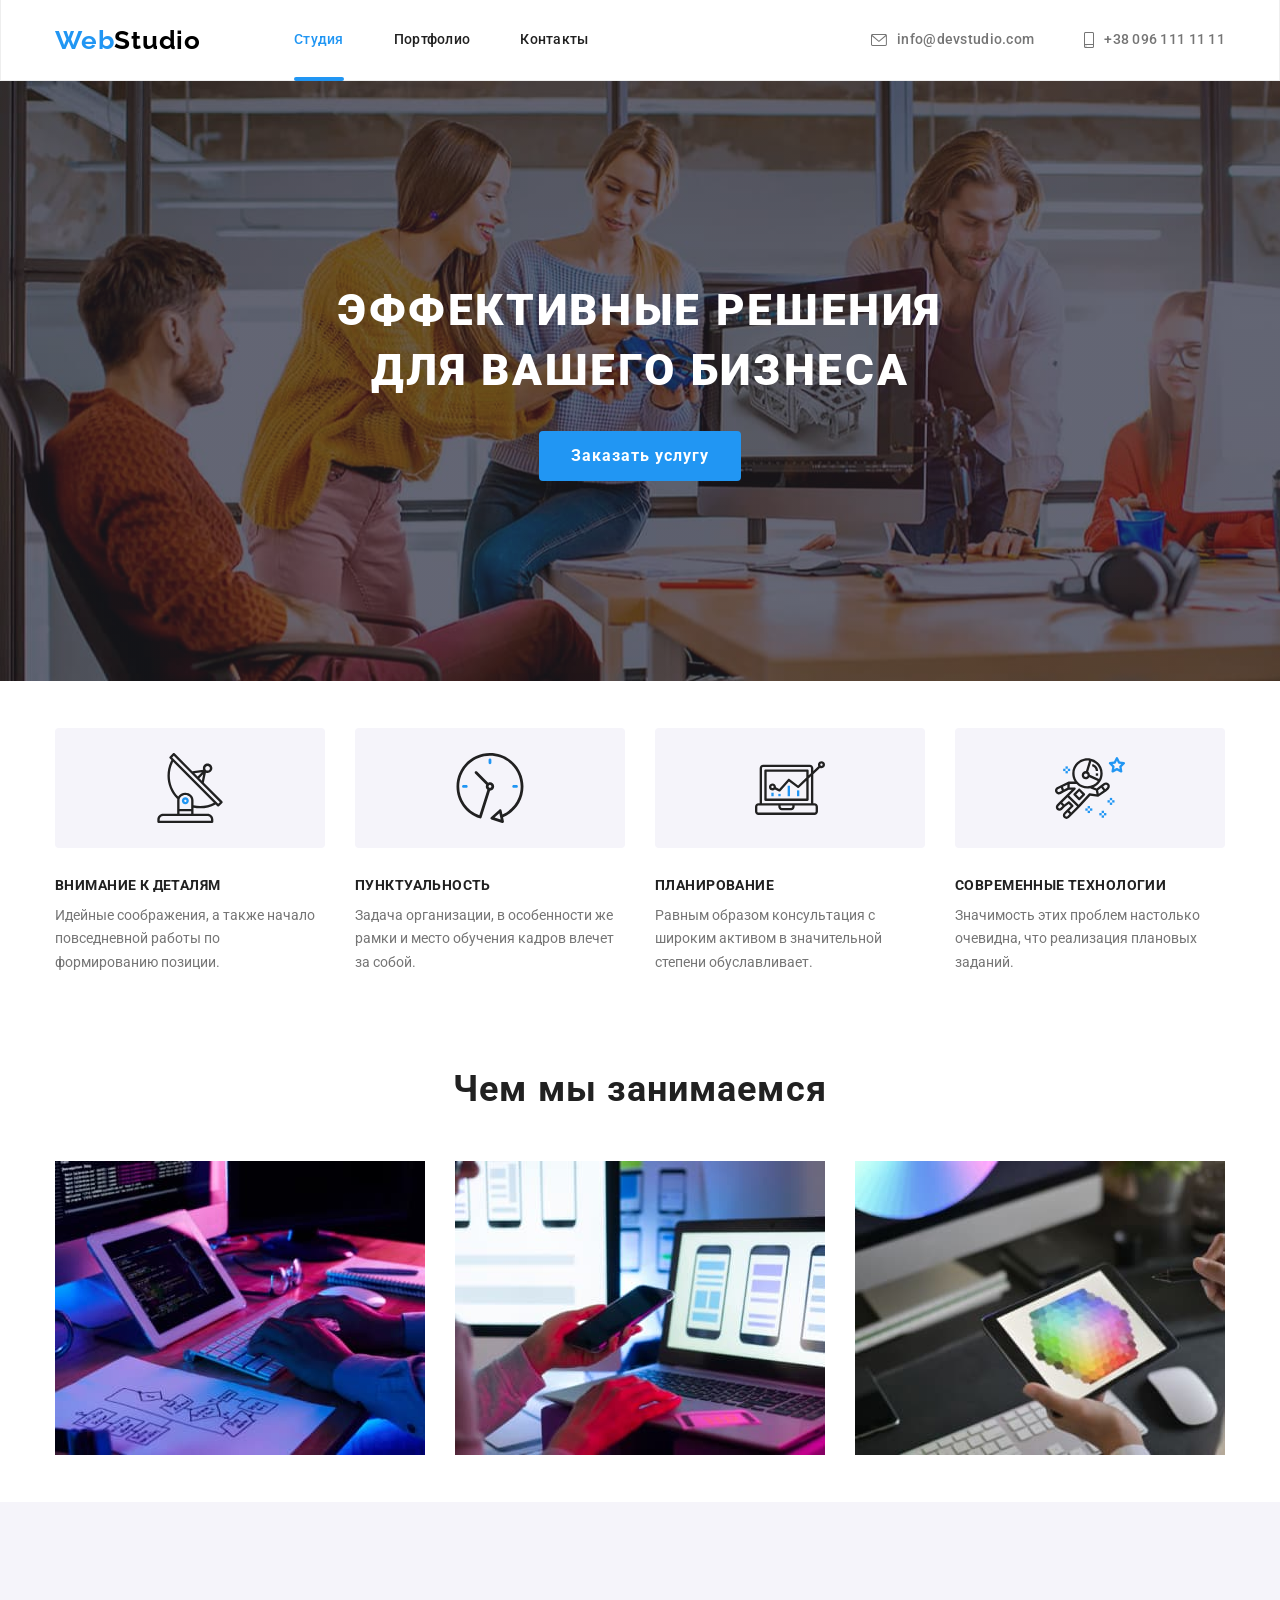
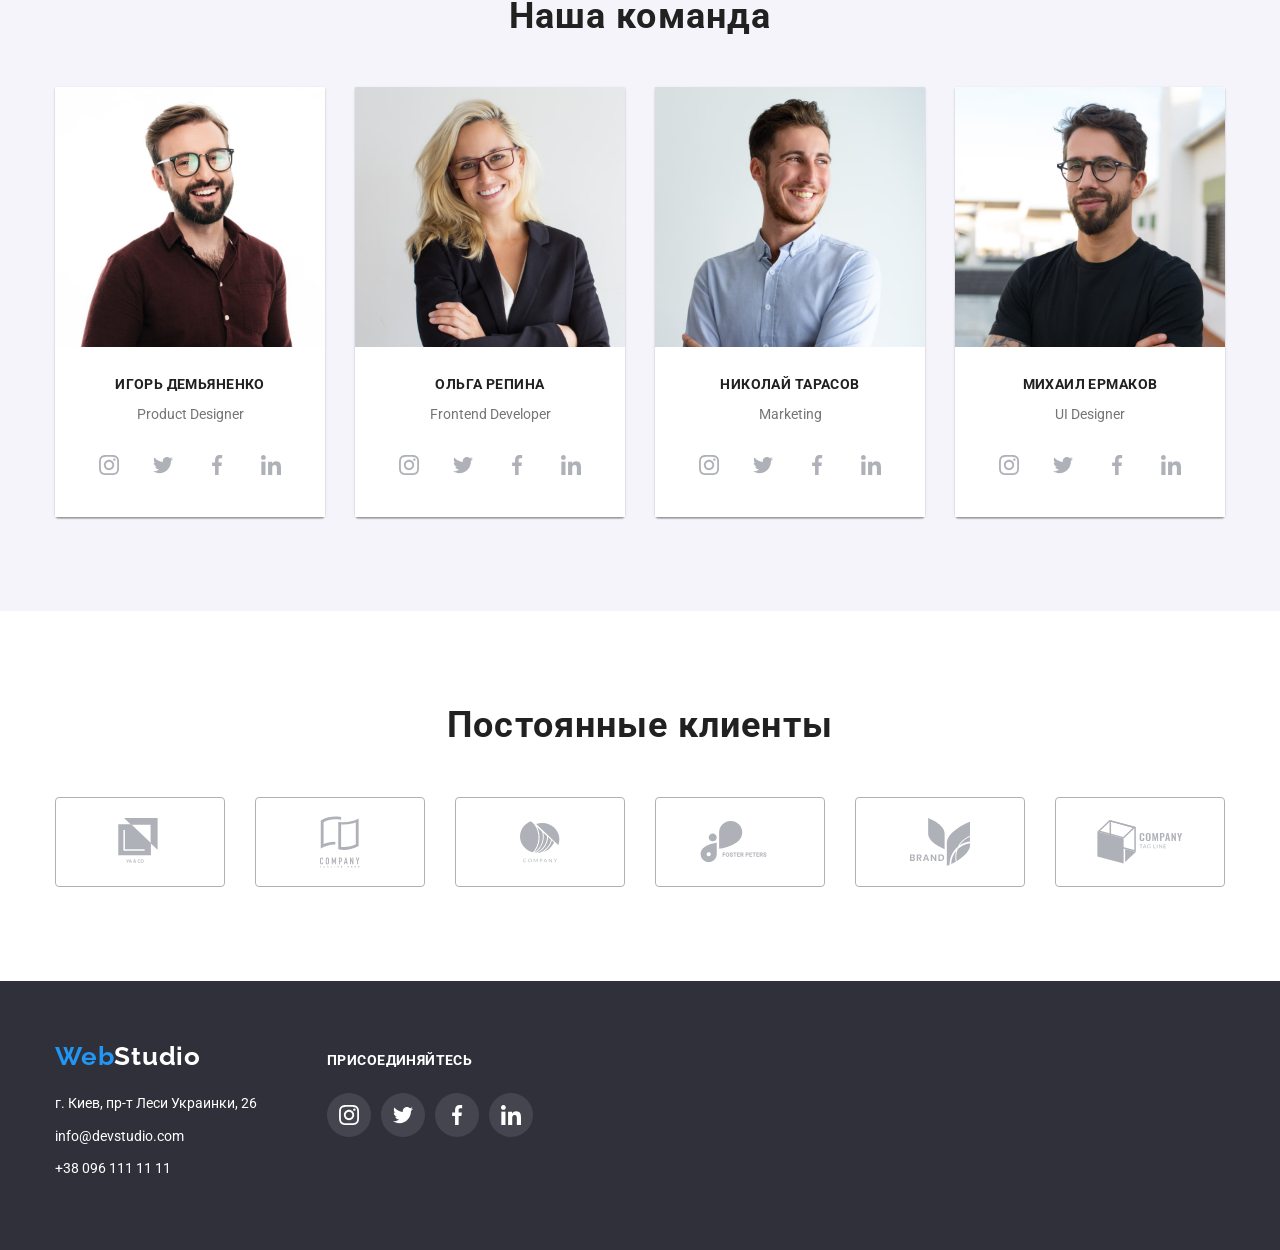
<file: index.html>
<!DOCTYPE html>
<html lang="ru">
<head>
    <meta charset="UTF-8">
    <meta http-equiv="X-UA-Compatible" content="IE=edge">
    <meta name="viewport" content="width=device-width, initial-scale=1.0">
    <title>ВебСтудио</title>
    <link rel="preconnect" href="https://fonts.gstatic.com">
    <link href="https://fonts.googleapis.com/css2?family=Raleway:wght@700&family=Roboto:wght@400;500;700;900&display=swap"
        rel="stylesheet">
    <link rel="stylesheet" href="https://cdnjs.cloudflare.com/ajax/libs/modern-normalize/1.0.0/modern-normalize.min.css" integrity="sha512-ISS7cAi1PEhQ8jnbJpJZMd29NlhNj4AWYyLOSp2CE/CsHxTCu+r+t0D2yoJudVrd0/8fTVPUVDzY5Tvli75u/g==" crossorigin="anonymous" />
    <link rel="stylesheet" href="https://cdnjs.cloudflare.com/ajax/libs/animate.css/4.1.1/animate.min.css" />
    <link rel="stylesheet" href="./css/styles.css">
</head>
<body>

    <!-- Основные навигационные ссылки -->

    <header class="header">
        <div class="container">
        <nav class="nav">
        
            <a class="logo link" href="">Web<span class="logo-black-item logo">Studio</span></a>
            
            <ul class="nav-list list">
            <li class="nav-item">
                <a class="nav-link link current" href="">Студия</a>
                
            </li>
            <li class="nav-item">
                <a class="nav-link link" href="./portfolio.html">Портфолио</a>
            </li>
            <li class="nav-item">
                <a class="nav-link link" href="">Контакты</a>
            </li>
        </ul>
        </nav>
        
        <ul class="contact-list list">
            <li class="contact-item">
                
                <a class="mail-link link" href="mailto:info@devstudio.com"> 
                    <svg class="icon-envelop" width="16" height="12">
                    <use href="./images/sprite.svg#icon-envelope" ></use>
                </svg>    
                info@devstudio.com</a>
            </li>
            <li class="contact-item">
                
                <a class="tel-link link" href="tel:+380961111111">
                    <svg class="icon-smartphone" width="10" height="16">
                        <use href="./images/sprite.svg#icon-smartphone"></use>
                    </svg>
                    +38 096 111 11 11</a>
            </li>
        </ul>
        </div>
    </header>
    <main>

        <!-- section hero -->

        <section class="hero">
            <div class="container">

                
                <h1 class="hero-title">Эффективные решения для вашего бизнеса</h1>
                <button class="modal-btn" type="button">Заказать услугу</button>
                
            </div>
        </section>

        <!-- Advanteges list -->

        <section class="section advantages">
            <div class="container">
                <h2 class="about-us-title visually-hidden">Advantages</h2>
                
                <ul class="advantages-list list">
                    <li class="advantages-item">
                        <div class="icon-wrapper">
                            <svg class="icon-item" width="70" height="70">
                            <use href="./images/sprite.svg#icon-antenna" ></use>
                        </svg>
                    </div>
                        <h3 class="title-item">Внимание к деталям</h3>
                        <p class="description">Идейные соображения, а также начало повседневной работы по формированию позиции.</p>
                    </li>
                    <li class="advantages-item">
                        <div class="icon-wrapper">
                            <svg class="icon-item"  width="70" height="70">
                                <use href="./images/sprite.svg#icon-clock"></use>
                            </svg>
                        </div>
                        <h3 class="title-item">Пунктуальность</h3>
                        <p class="description">Задача организации, в особенности же рамки и место обучения кадров влечет за собой.</p>
                    </li>
                    <li class="advantages-item">
                        <div class="icon-wrapper">
                            <svg class="icon-item" width="70" height="70">
                                <use href="./images/sprite.svg#icon-diagram" ></use>
                            </svg>
                        </div>
                        <h3 class="title-item">Планирование</h3>
                        <p class="description">Равным образом консультация с широким активом в значительной степени обуславливает.</p>
                    </li>
                    <li class="advantages-item">
                        <div class="icon-wrapper">
                            <svg class="icon-item"  width="70" height="70">
                                <use href="./images/sprite.svg#icon-astronaut"></use>
                            </svg>
                        </div>
                        <h3 class="title-item">Современные технологии</h3>
                        <p class="description">Значимость этих проблем настолько очевидна, что реализация плановых заданий.</p>
                    </li>
                </ul>
            </div>
        </section>

        <!-- about us -->

        <section class="section work-gadgets">
            <div class="container">
            <h2 class="about-us-title">Чем мы занимаемся</h2>
            <ul class="gadgets-list list">
                <li class="gadgets-item">
               <img class="img-gadgets" src="./images/working-on-laptops/laptop-transformer.jpg" alt="Ноутбук-трансформер" width="370" height="294">
                
                </li>
                <li class="gadgets-item">
                <img class="img-gadgets" src="./images/working-on-laptops/laptop-and-cell.jpg" alt="Ноутбук и мобильный телефон" width="370" height="294"> 
               
                </li>
                <li class="gadgets-item">
                 <img class="img-gadgets" src="./images/working-on-laptops/tablet.jpg" alt="Планшет" width="370" height="294">
                
                </li>
            </ul>
            </div>
        </section>

        <!-- Team members -->

        <section class="team-members">
            <div class="container">
            <h2 class="about-us-title">Наша команда</h2>
            <ul class="members-list list">
                <li class="member">
                    <img class="img-member" src="./images/Team-members/igor-demiyaninko.jpg" alt="Продакт дизайнер" width="270" height="260">
                   <div class="member-wrapper">
                    <h3 class="title-item">Игорь Демьяненко</h3>
                    <p class="description" lang="en">Product Designer</p>
                    <ul class="social-list list">
                        
                        <li class="social-list-item">
                            <a class="social-list-link link"  href="">
                                <svg class="social-list-icon" width="20" height="20" >
                                    <use href="./images/sprite.svg#icon-instagram"></use>
                                </svg>
                            </a>
                        </li>
                        <li class="social-list-item">
                            <a href="" class="social-list-link link">
                                <svg class="social-list-icon" width="20" height="20">
                                    <use href="./images/sprite.svg#icon-twitter"></use>
                                </svg>
                            </a>
                        </li>
                        <li class="social-list-item">
                            <a href="" class="social-list-link link">
                                <svg class="social-list-icon" width="20" height="20">
                                    <use href="./images/sprite.svg#icon-facebook"></use>
                                </svg>
                            </a></li>
                        <li class="social-list-item">
                            <a href="" class="social-list-link link">
                                <svg class="social-list-icon" width="20" height="20">
                                    <use href="./images/sprite.svg#icon-linkedin"></use>
                                </svg>
                            </a>
                        </li>
                        </>
                    </ul>
                    </div>
                </li>
                <li class="member">
                   <img class="img-member" src="./images/Team-members/olga-repina.jpg" alt="Фронтенд разработчик" width="270" height="260">
                    <div class="member-wrapper">
                    <h3 class="title-item">Ольга Репина</h3>
                    <p class="description" lang="en">Frontend Developer</p>
                    <ul class="social-list list">
                        <li class="social-list-item">
                            <a href="" class="social-list-link link">
                                <svg class="social-list-icon" width="20" height="20">
                                    <use href="./images/sprite.svg#icon-instagram"></use>
                                </svg>
                            </a>
                        </li>
                        <li class="social-list-item">
                            <a href="" class="social-list-link link">
                                <svg class="social-list-icon" width="20" height="20">
                                    <use href="./images/sprite.svg#icon-twitter"></use>
                                </svg>
                            </a>
                        </li>
                        <li class="social-list-item">
                            <a href="" class="social-list-link link">
                                <svg class="social-list-icon" width="20" height="20">
                                    <use href="./images/sprite.svg#icon-facebook"></use>
                                </svg>
                            </a>
                        </li>
                        <li class="social-list-item">
                            <a href="" class="social-list-link link">
                                <svg class="social-list-icon" width="20" height="20">
                                    <use href="./images/sprite.svg#icon-linkedin"></use>
                                </svg>
                            </a>
                        </li>
                    </ul>
                    </div>
                </li>
                <li class="member">
                    <img class="img-member" src="./images/Team-members/nikolai-tarasov.jpg" alt="Маркетинг" width="270" height="260">
                    <div class="member-wrapper">
                    <h3 class="title-item">Николай Тарасов</h3>
                    <p class="description">Marketing</p>
                    <ul class="social-list list">
                        <li class="social-list-item">
                            <a href="" class="social-list-link link">
                                <svg class="social-list-icon" width="20" height="20">
                                    <use href="./images/sprite.svg#icon-instagram"></use>
                                </svg>
                            </a>
                        </li>
                        <li class="social-list-item">
                            <a href="" class="social-list-link link">
                                <svg class="social-list-icon" width="20" height="20">
                                    <use href="./images/sprite.svg#icon-twitter"></use>
                                </svg>
                            </a>
                        </li>
                        <li class="social-list-item">
                            <a href="" class="social-list-link link">
                                <svg class="social-list-icon" width="20" height="20">
                                    <use href="./images/sprite.svg#icon-facebook"></use>
                                </svg>
                            </a>
                        </li>
                        <li class="social-list-item">
                            <a href="" class="social-list-link link">
                                <svg class="social-list-icon" width="20" height="20">
                                    <use href="./images/sprite.svg#icon-linkedin"></use>
                                </svg>
                            </a>
                        </li>
                    </ul>
                    </div>
                </li>
                <li class="member">
                    <img class="img-member" src="./images/Team-members/mikhail-yermakov.jpg" alt="Дизайнер интерфейса" width="270" height="260">
                    <div class="member-wrapper">
                    <h3 class="title-item">Михаил Ермаков</h3>
                    <p class="description" lang="en">UI Designer</p>
                    <ul class="social-list list">
                        <li class="social-list-item">
                            <a href="" class="social-list-link link">
                                <svg class="social-list-icon" width="20" height="20">
                                    <use href="./images/sprite.svg#icon-instagram"></use>
                                </svg>
                            </a>
                        </li>
                        <li class="social-list-item">
                            <a href="" class="social-list-link link">
                                <svg class="social-list-icon" width="20" height="20">
                                    <use href="./images/sprite.svg#icon-twitter"></use>
                                </svg>
                            </a>
                        </li>
                        <li class="social-list-item">
                            <a href="" class="social-list-link link">
                                <svg class="social-list-icon" width="20" height="20">
                                    <use href="./images/sprite.svg#icon-facebook"></use>
                                </svg>
                            </a>
                        </li>
                        <li class="social-list-item">
                            <a href="" class="social-list-link link">
                                <svg class="social-list-icon" width="20" height="20">
                                    <use href="./images/sprite.svg#icon-linkedin"></use>
                                </svg>
                            </a>
                        </li>
                    </ul>
                    </div>
                </li>
            </ul>
            </div>
        </section>



       <!-- Clients -->


       <section class="clients">
           
           <div class="container">
            <h2 class="about-us-title"> Постоянные клиенты</h2>
               <ul class="client-list list">
                   <li class="client-list-item">
                       <a href="" class="client-list-link link">
                            <svg class="client-list-icon" width= "44" height= "48">
                                <use href="./images/sprite.svg#icon-logo1"></use>
                         </svg>
                       </a>
                    </li>
                   <li class="client-list-item">
                       <a href="" class="client-list-link link">
                            <svg class="client-list-icon" width= "40" height= "52">
                                <use href="./images/sprite.svg#icon-logo2"></use>
                            </svg>
                       </a>
                    </li>
                   <li class="client-list-item">
                       <a href="" class="client-list-link link">
                             <svg class="client-list-icon" width= "40" height= "42">
                                  <use href="./images/sprite.svg#icon-logo3"></use>
                             </svg>
                       </a>
                    </li>
                   <li class="client-list-item">
                       <a href="" class="client-list-link link">
                            <svg class="client-list-icon" width= "80" height= "42">
                                <use href="./images/sprite.svg#icon-logo4"></use>
                            </svg>

                       </a>
                    </li>
                   <li class="client-list-item">
                       <a href="" class="client-list-link link">
                            <svg class="client-list-icon" width= "60" height= "48">
                                <use href="./images/sprite.svg#icon-logo5"></use>
                            </svg>

                       </a>
                    </li>
                   <li class="client-list-item">
                       <a href="" class="client-list-link link">
                            <svg class="client-list-icon" width= "88" height= "44">
                                <use href="./images/sprite.svg#icon-logo6"></use>
                            </svg>

                       </a>
                    </li>
               </ul>
           </div>
       </section>


    </main>

    <!-- FOOTER   контактная инфо -->

    <footer class="footer">
     <div class="container">
         <div class="adress-wrapper">  
    <a class="logo link" href="">Web<span class="logo-white-item logo">Studio</span></a>
        
        <address class="address">
        
            <a class="address-link link" href=""> г. Киев, пр-т Леси Украинки, 26 </a>
        
            <a class="footer-mail link" href="mailto:info@devstudio.com">info@devstudio.com</a>
        
            <a class="footer-tel link" href="tel:+380961111111">+38 096 111 11 11</a>
        
        </address>
        </div>
        <div class="join-wrapper">
            <b class="join"> Присоединяйтесь </b>
                <ul class="social-dark-list list">
                    <li class="social-dark-item">
                        <a href="" class="social-dark-link">
                            <svg class="social-dark-icon" width="20" height="20">
                                <use href="./images/sprite.svg#icon-instagram"></use>
                            </svg>
                        </a>
                    </li>
                    <li class="social-dark-item">
                        <a href="" class="social-dark-link">
                            <svg class="social-dark-icon" width="20" height="20">
                                <use href="./images/sprite.svg#icon-twitter"></use>
                            </svg>
                        </a>
                    </li>
                    <li class="social-dark-item">
                        <a href="" class="social-dark-link">
                            <svg class="social-dark-icon" width="20" height="20">
                                <use href="./images/sprite.svg#icon-facebook"></use>
                            </svg>
                        </a>
                    </li>
                    <li class="social-dark-item">
                        <a href="" class="social-dark-link">
                            <svg class="social-dark-icon" width="20" height="20">
                                <use href="./images/sprite.svg#icon-linkedin"></use>
                            </svg>
                        </a>
                    </li>
                </ul>
            
        </div>
    </div>
    </footer>
</body>
</html>
</file>
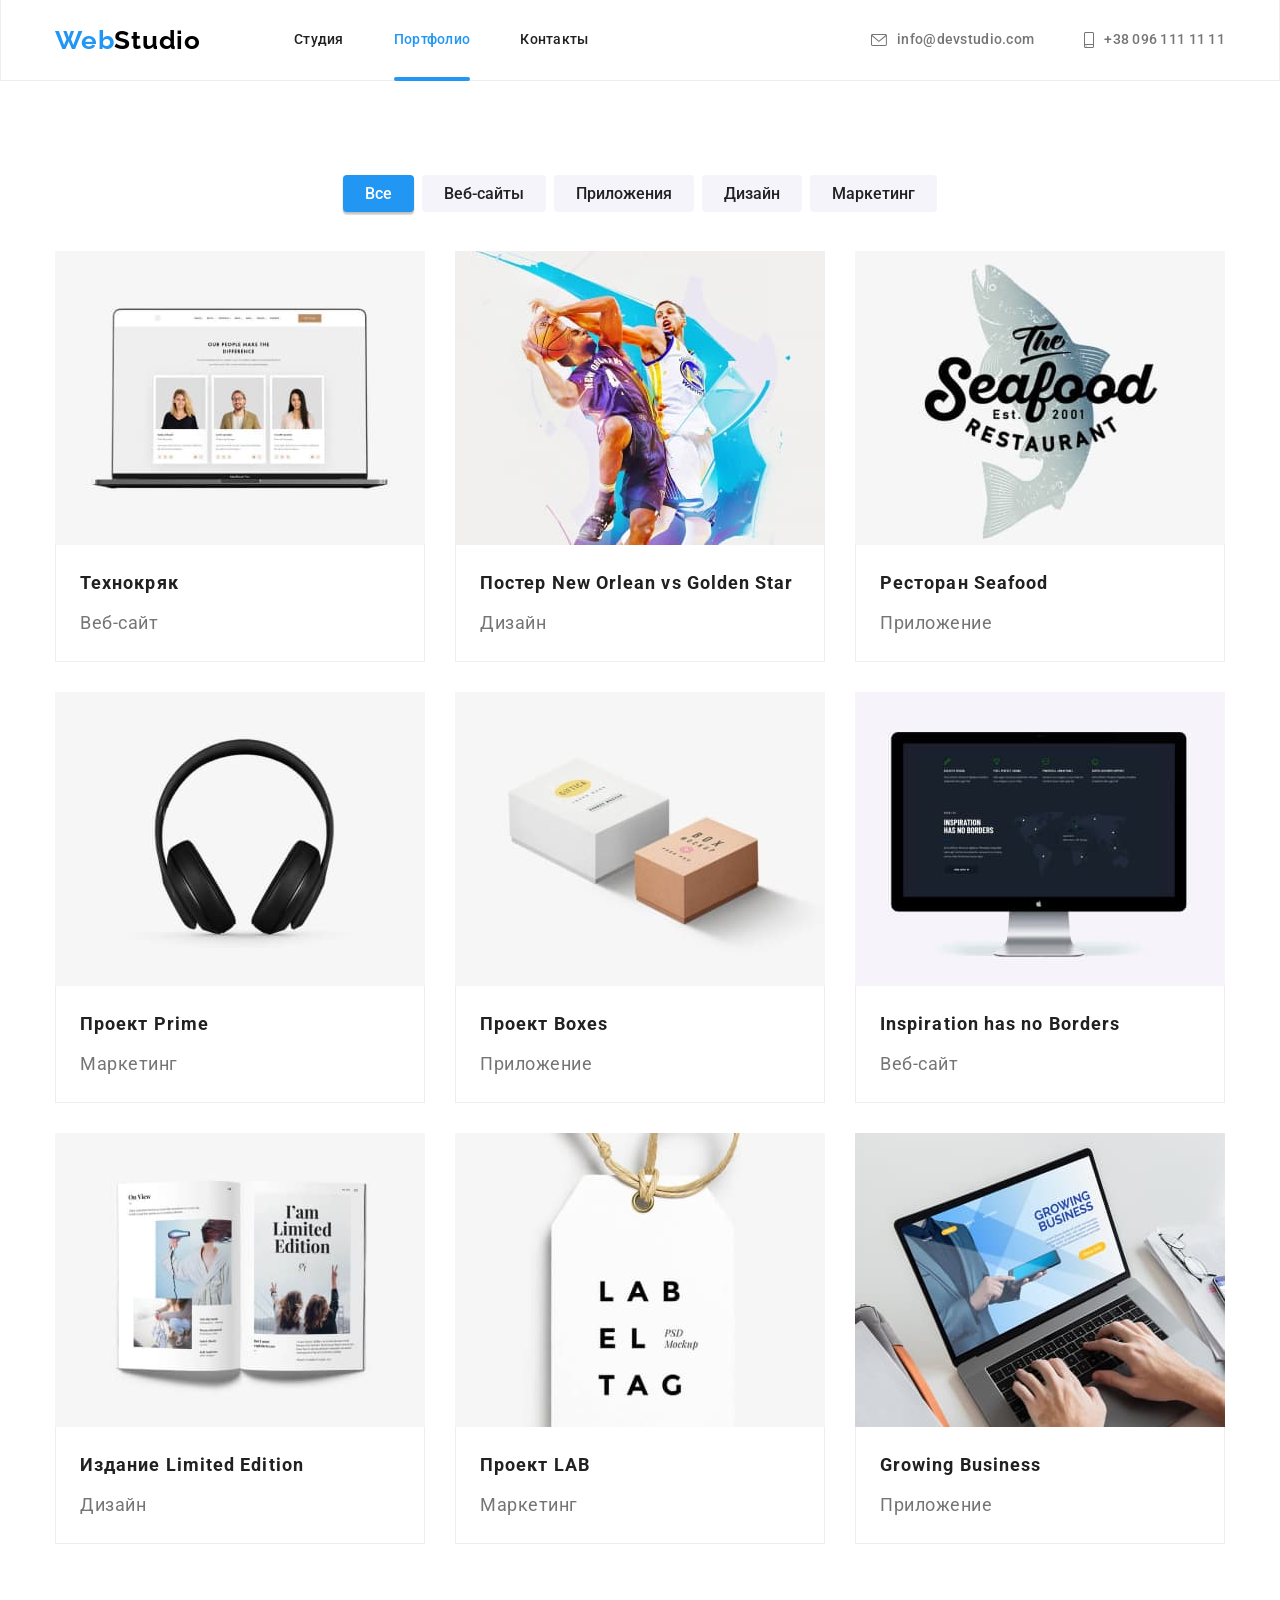
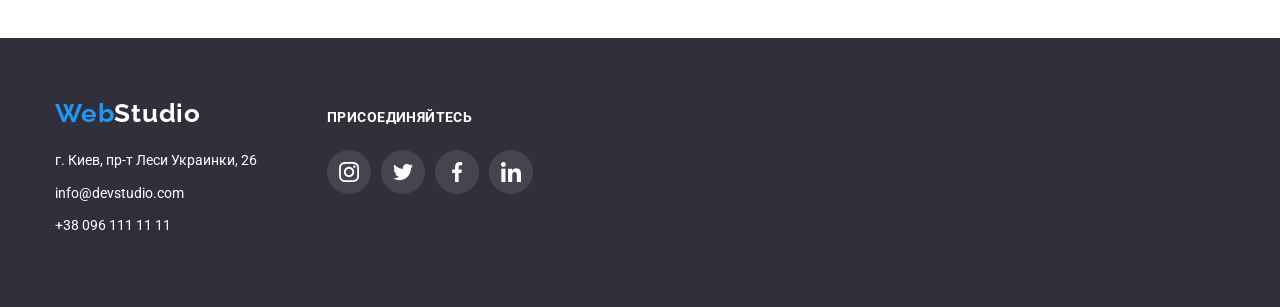
<file: portfolio.html>
<!DOCTYPE html>
<html lang="ru">

<head>
    <meta charset="UTF-8">
    <meta http-equiv="X-UA-Compatible" content="IE=edge">
    <meta name="viewport" content="width=device-width, initial-scale=1.0">
    <title>ВебСтудио</title>
    <link rel="preconnect" href="https://fonts.gstatic.com">
    <link
        href="https://fonts.googleapis.com/css2?family=Raleway:wght@700&family=Roboto:wght@400;500;700;900&display=swap"
        rel="stylesheet">
    <link rel="stylesheet" href="https://cdnjs.cloudflare.com/ajax/libs/modern-normalize/1.0.0/modern-normalize.min.css"
        integrity="sha512-ISS7cAi1PEhQ8jnbJpJZMd29NlhNj4AWYyLOSp2CE/CsHxTCu+r+t0D2yoJudVrd0/8fTVPUVDzY5Tvli75u/g=="
        crossorigin="anonymous" />
        <link rel="stylesheet" href="https://cdnjs.cloudflare.com/ajax/libs/animate.css/4.1.1/animate.min.css" />
    <link rel="stylesheet" href="./css/styles.css">
</head>

<body>

    <!-- Основные навигационные ссылки -->

    <header class="header">
        <div class="container">
            <nav class="nav">
    
                <a class="logo link" href="">Web<span class="logo-black-item logo">Studio</span></a>
    
                <ul class="nav-list list">
                    <li class="nav-item">
                        <a class="nav-link link" href="./index.html">Студия</a>
                    </li>
                    <li class="nav-item">
                        <a class="nav-link link current" href="./portfolio.html">Портфолио</a>
                    </li>
                    <li class="nav-item">
                        <a class="nav-link link" href="">Контакты</a>
                    </li>
                </ul>
            </nav>
    
            <ul class="contact-list list">
                <li class="contact-item">
    
                    <a class="mail-link link" href="mailto:info@devstudio.com">
                        <svg class="icon-envelop" width="16" height="12">
                            <use href="./images/sprite.svg#icon-envelope"></use>
                        </svg>
                        info@devstudio.com</a>
                    </li>
                    <li class="contact-item">
                    
                        <a class="tel-link link" href="tel:+380961111111">
                            <svg class="icon-smartphone" width="10" height="16">
                                <use href="./images/sprite.svg#icon-smartphone"></use>
                            </svg>
                            +38 096 111 11 11</a>
                </li>
            </ul>
        </div>
    </header>
    <main>

        
        <!-- section Portfolio -->

        <h1 class="visually-hidden"> Portfolio </h1>

        <section class="portfolio">
             <div class="container">
            
            <h2 class="visually-hidden">    Portfolio elements </h2>
            <ul class= "portfolio-btn-list list">
                <li class="btn-list-item"> <button class="btn-current btn-item" type="button"> Все </button> </li>
                <li class="btn-list-item"> <button class="btn-item" type="button"> Веб-сайты </button> </li>
                <li class="btn-list-item"> <button class="btn-item" type="button"> Приложения </button></li>
                <li class="btn-list-item"> <button class="btn-item" type="button"> Дизайн </button></li>
                <li class="btn-list-item"> <button class="btn-item" type="button"> Маркетинг </button></li>
            </ul>

            <ul class="examples-list list">
                <li class="examples-item"> 
                    <a class= "examples-link link" href="">
                    <div class="examples-wrapper">      
                    <img class="img-examples" src="./images/portfolio/technokryak.jpg" alt="Экран ноутбука с тремя карточками людей" width="370" height="294">
                    <p class="overlay">Технокряк это современная площадка распространения коронавируса. Компании используют эту платформу для цифрового
                    шпионажа и атак на защищённые сервера конкурентов.</p>
                    </div>
                    <div class="desc-box">
                        <h3 class="examples-title">Технокряк</h3>
                        <p class="examples-desc">Веб-сайт</p>
                        </div>
                    </a>
                </li>
                <li class="examples-item">
                    <a class="examples-link link" href=""> 
                    <div class="examples-wrapper">
                    <img class="img-examples" src="./images/portfolio/poster.jpg" alt="Два баскетболиста в прыжке за мяч" width="370" height="294">
                    <p class="overlay">Технокряк это современная площадка распространения коронавируса. Компании используют эту платформу
                        для цифрового
                        шпионажа и атак на защищённые сервера конкурентов.</p>
                        </div>
                    <div class="desc-box">
                    <h3 class="examples-title">Постер <span lang="en">New Orlean vs Golden Star</span></h3>
                        <p class="examples-desc">Дизайн</p>
                        </div>
                        
                        </a>
                        
                    </li>
                
                <li class="examples-item">
                    <a class="examples-link link" href="">
                    <div class="examples-wrapper">
                    <img class="img-examples" src="./images/portfolio/restaurant.jpg" alt="Эмблема ресторана Сифуд" width="370" height="294">
                    <p class="overlay">Технокряк это современная площадка распространения коронавируса. Компании используют эту платформу
                        для цифрового
                        шпионажа и атак на защищённые сервера конкурентов.</p>

                    </div>
                    <div class="desc-box">
                    <h3 class="examples-title">Ресторан <span lang="en">Seafood</span></h3>
                        <p class="examples-desc">Приложение</p>
                        </div>
                        </a>
                    
                </li>
                <li class="examples-item">
                    <a class="examples-link link" href="">
                    <div class="examples-wrapper">
                        <img class="img-examples" src="./images/portfolio/project-Prime.jpg" alt="Наушники" width="370" height="294">
                        <p class="overlay">Технокряк это современная площадка распространения коронавируса. Компании используют эту
                            платформу для цифрового
                            шпионажа и атак на защищённые сервера конкурентов.</p>
                    </div>
                   
                    <div class="desc-box">
                    <h3 class="examples-title">Проект <span lang="en">Prime</span></h3>
                        <p class="examples-desc">Маркетинг</p>
                        </div>
                        </a>
                    
                </li>
                <li class="examples-item">
                    <a class="examples-link link" href="">
                        <div class="examples-wrapper">
                            <img class="img-examples" src="./images/portfolio/project-boxes.jpg" alt="Две коробки" width="370" height="294">
                            <p class="overlay">Технокряк это современная площадка распространения коронавируса. Компании используют эту
                                платформу для цифрового
                                шпионажа и атак на защищённые сервера конкурентов.</p>
                        </div>
                   
                    <div class="desc-box">
                    <h3 class="examples-title">Проект <span lang="en">Boxes</span></h3>
                        <p class="examples-desc">Приложение</p>
                        </div>
                        </a>
                    
                </li>
                <li class="examples-item">
                    <a class="examples-link link" href="">
                        <div class="examples-wrapper">
                        <img class="img-examples" src="./images/portfolio/inspiration.jpg" alt="Экран компьютора" width="370" height="294">
                            <p class="overlay">Технокряк это современная площадка распространения коронавируса. Компании используют эту
                                платформу для цифрового
                                шпионажа и атак на защищённые сервера конкурентов.</p>
                        </div>
                   
                   <div class="desc-box">
                    <h3 class="examples-title" lang="en">Inspiration has no Borders</h3>
                        <p class="examples-desc">Веб-сайт</p>
                        </div>
                        </a>
                
                </li>
                <li class="examples-item">
                    <a class="examples-link link" href="">

                        <div class="examples-wrapper">
                        <img class="img-examples" src="./images/portfolio/edition.jpg" alt="Открытая книга" width="370" height="294">
                            <p class="overlay">Технокряк это современная площадка распространения коронавируса. Компании используют эту
                                платформу для цифрового
                                шпионажа и атак на защищённые сервера конкурентов.</p>
                        </div>
                    
                    <div class="desc-box">
                    <h3 class="examples-title">Издание <span lang="en">Limited Edition</span></h3>
                        <p class="examples-desc">Дизайн</p>
                        </div>
                        </a>
                    
                </li>
                <li class="examples-item">
                    <a class="examples-link link" href="">
                        <div class="examples-wrapper">
                        <img class="img-examples" src="./images/portfolio/project-lab.jpg" alt="Этикетка" width="370" height="294">
                            <p class="overlay">Технокряк это современная площадка распространения коронавируса. Компании используют эту
                                платформу для цифрового
                                шпионажа и атак на защищённые сервера конкурентов.</p>
                        </div>
                    
                    <div class="desc-box">
                    <h3 class="examples-title">Проект <span lang="en">LAB</span></h3>
                        <p class="examples-desc">Маркетинг</p>
                        </div>
                        </a>
                    
                </li>
                <li class="examples-item">
                    <a class="examples-link link" href="">
                        <div class="examples-wrapper">
                            <img class="img-examples" src="./images/portfolio/growing-business.jpg" alt="Ноутбук" width="370" height="294">
                            <p class="overlay">Технокряк это современная площадка распространения коронавируса. Компании используют эту
                                платформу для цифрового
                                шпионажа и атак на защищённые сервера конкурентов.</p>
                        </div>
                   
                     <div class="desc-box">
                    <h3 class="examples-title" lang="en">Growing Business</h3>
                    <p class="examples-desc">Приложение</p>
                    </div>
                    </a>
                </li>
            </ul>
            </div>
        </section>
        
    </main>

    <!-- контакная инфо -->

    <footer class="footer">
        <div class="container">
            <div class="adress-wrapper">
                <a class="logo link" href="">Web<span class="logo-white-item logo">Studio</span></a>
    
                <address class="address">
    
                    <a class="address-link link" href=""> г. Киев, пр-т Леси Украинки, 26 </a>
    
                    <a class="footer-mail link" href="mailto:info@devstudio.com">info@devstudio.com</a>
    
                    <a class="footer-tel link" href="tel:+380961111111">+38 096 111 11 11</a>
    
                </address>
            </div>
            <div class="join-wrapper">
                <b class="join"> Присоединяйтесь </b>
                <ul class="social-dark-list list">
                    <li class="social-dark-item">
                        <a href="" class="social-dark-link">
                            <svg class="social-dark-icon" width="20" height="20">
                                <use href="./images/sprite.svg#icon-instagram"></use>
                            </svg>
                        </a>
                    </li>
                    <li class="social-dark-item">
                        <a href="" class="social-dark-link">
                            <svg class="social-dark-icon" width="20" height="20">
                                <use href="./images/sprite.svg#icon-twitter"></use>
                            </svg>
                        </a>
                    </li>
                    <li class="social-dark-item">
                        <a href="" class="social-dark-link">
                            <svg class="social-dark-icon" width="20" height="20">
                                <use href="./images/sprite.svg#icon-facebook"></use>
                            </svg>
                        </a>
                    </li>
                    <li class="social-dark-item">
                        <a href="" class="social-dark-link">
                            <svg class="social-dark-icon" width="20" height="20">
                                <use href="./images/sprite.svg#icon-linkedin"></use>
                            </svg>
                        </a>
                    </li>
                </ul>
    
            </div>
        </div>
    </footer>
</body>

</html>
</file>
<file: css/styles.css>
:root {
  --main-font: 'Roboto', sans-serif;
  --secondary-font: 'Raleway', sans-serif;
  --main-text-color: #757575;
  --secondary-text-color: #212121;
  --white-text-color: #ffffff;
  --accent-color: #2196f3;
  --main-bgr-color: #fff;
  --secondary-bgr-color: #2f303a;
  --logo-black-theme: #000;
  --logo-white-theme: #fff;
  --btn-background: #f5f4fa;
  --section-pt: 47px;
  --section-pb: 47px;
}

body {
  font-family: var(--main-font);
  color: var(--main-text-color);
  background-color: var(--main-bgr-color);
}

h1,
h2,
h3,
h4,
h5,
h6,
p {
  margin: 0;
}

ul,
ol {
  margin: 0;
  padding: 0;
}

img {
  display: block;
}

.link {
  text-decoration: none;
  color: inherit;
  display: block;
}
.list {
  list-style: none;
}

.visually-hidden {
  position: absolute !important;
  clip: rect(1px 1px 1px 1px); /* IE6, IE7 */
  clip: rect(1px, 1px, 1px, 1px);
  padding: 0 !important;
  border: 0 !important;
  height: 1px !important;
  width: 1px !important;
  overflow: hidden;
}

.container {
  width: 1200px;
  margin: 0 auto;
  padding-left: 15px;
  padding-right: 15px;
}

/* ===========HEADER========== */

.header {
  border-color: var(--main-bgr-color);
  border: 1px solid #eee;
  border-top: none;
}

.header .container {
  display: flex;
  align-items: center;
}

.logo {
  

  font-family: var(--secondary-font);
  font-weight: 700;
  font-size: 26px;
  line-height: 1.19;
  letter-spacing: 0.03em;
  color: var(--accent-color);
}


.logo-black-item {
  margin-right: 0;

  font-family: var(--secondary-font);
  color: var(--logo-black-theme);
}

.logo-white-item {
  font-family: var(--secondary-font);
  color: var(--logo-white-theme);
}

.nav {
  display: flex;
  align-items: center;
  
}

.nav-list {
  display: flex;
  align-items: center;
  margin-left: 93px;
}

.nav-link {
  padding-top: 32px;
  padding-bottom: 32px;

  font-weight: 500;
  font-size: 14px;
  line-height: 1.14;
  letter-spacing: 0.02em;
  color: var(--secondary-text-color);
}

.nav-link:hover,
.nav-link:focus {
  color: var(--accent-color);
}

.nav-list .nav-link.current {
  color: var(--accent-color);
}
.nav-item {
  position: relative;
}

.nav-link.current::after {
  content: '';
  display: inline-block;
  margin: 0;
  position: absolute;
  bottom: -1px;
  left: 0;
  width: 100%;
  height: 4px;
  border-radius: 2px;
  background-color: var(--accent-color);
  
}

.nav-list .nav-item:not(:last-child) {
  margin-right: 50px;
}

.contact-list {
  margin-left: auto;

  display: flex;
  align-items: center;

  font-weight: 500;
  font-size: 14px;
  line-height: 1.14;
  letter-spacing: 0.02em;
}

.contact-list .contact-item:not(:last-child) {
  margin-right: 50px;
}

.mail-link, .tel-link {
  display: flex;
  align-items: center;
   padding-top: 32px;
  padding-bottom: 32px;
}
.icon-envelop,
.icon-smartphone {
  fill: #757575;
  margin-right: 10px;
}

.mail-link:hover,
.mail-link:focus {
  color: var(--accent-color);
}

.mail-link:hover .icon-envelop,
.mail-link:focus .icon-envelop {
  fill: var(--accent-color);
}

.tel-link:hover,
.tel-link:focus {
  color: var(--accent-color);
}

.tel-link:hover .icon-smartphone,
.tel-link:focus .icon-smartphone {
  fill: var(--accent-color);
}

/* =========HERO========== */

.hero {
  max-width: 1600px;
  margin: 0 auto;

  background-color: var(--secondary-bgr-color);
  background-image: linear-gradient(
      rgba(47, 48, 58, 0.4),
      rgba(47, 48, 58, 0.4)
    ),
    url(../images/hero/bg.jpg);
  background-repeat: no-repeat;
  background-size: cover;
  text-align: center;
  padding-top: 200px;
  padding-bottom: 200px;
}

.hero-title {
  max-width: 696px;
  margin: auto;
  margin-bottom: 30px;

  font-weight: 900;
  font-size: 44px;
  line-height: 1.36;
  letter-spacing: 0.06em;
  text-transform: uppercase;
  color: var(--white-text-color);
}
.modal-btn {
  display: block;
  min-width: 136px;
  padding-top: 10px;
  padding-bottom: 10px;
  padding-left: 32px;
  padding-right: 32px;
  margin: auto;

  border-radius: 4px;
  border: none;

  font-family: inherit;
  font-weight: 700;
  font-size: 16px;
  line-height: 1.87;

  align-items: center;
  letter-spacing: 0.06em;
  cursor: pointer;
  color: var(--white-text-color);
  background-color: var(--accent-color);
}

/* ======COMPONENTS======= */

.section {
  padding-top: var(--section-pt);
  padding-bottom: var(--section-pb);

  background-color: var(--main-bgr-color);
}

.about-us-title {
  font-weight: 700;
  font-size: 36px;
  line-height: 1.16;
  text-align: center;
  letter-spacing: 0.03em;
  color: var(--secondary-text-color);
}
.title-item {
  font-weight: 700;
  font-size: 14px;
  line-height: 1.14;
  letter-spacing: 0.03em;
  text-transform: uppercase;
  color: var(--secondary-text-color);
}
.description {
  font-size: 14px;
  line-height: 1.7;
  color: var(main-text-color);
}

/* ==========ADVANTAGES====== */

.icon-wrapper {
  display: flex;
  align-items: center;
  justify-content: center;
  width: 270px;
  height: 120px;
  margin-bottom: 30px;
  background: var(--btn-background);
  border-radius: 4px;
}

.advantages .title-item {
  margin-bottom: 10px;
}

.advantages-list {
  display: flex;
  margin-left: -30px;
  margin-top: -30px;
}

.advantages-item {
  flex-basis: calc(100% / 4 - 30px);
  margin-left: 30px;
  margin-top: 30px;
}

/* =========WORK-GADGETS======== */

.work-gadgets .about-us-title {
  margin-bottom: 50px;
}
.gadgets-list {
  display: flex;
  margin-left: -30px;
}
.gadgets-item {
  flex-basis: calc(100% / 3 - 30px);
  margin-left: 30px;
}

/* =======TEAM-MEMBERS======== */

.team-members {
  padding-top: 94px;
  padding-bottom: 94px;

  background-color: var(--btn-background);
}

.team-members .about-us-title {
  margin-bottom: 50px;
}

.members-list {
  display: flex;
  margin-left: -30px;
}

.member {
  flex-basis: calc(100% / 4 - 30px);
  margin-left: 30px;
  box-shadow: 0px 1px 3px rgba(0, 0, 0, 0.12), 0px 1px 1px rgba(0, 0, 0, 0.14),
    0px 2px 1px rgba(0, 0, 0, 0.2);
  border-radius: 0px 0px 4px 4px;
}
.member-wrapper {
  text-align: center;
  padding-top: 30px;
  padding-bottom: 30px;
  background-color: #ffffff;
}

.member .title-item {
  margin-bottom: 10px;
}

.social-list {
  display: flex;
  justify-content: center;
  align-items: center;
  margin-left: 32px;
  margin-right: 32px;
  margin-top: 16px;
}

.social-list-item:not(:first-child) {
  margin-left: 10px;
}

.social-list-link {
  display: flex;
  align-items: center;
  justify-content: center;
  
  width: 44px;
  height: 44px;
  border-radius: 50%;
  background-color: #ffffff;
}

.social-list-link:hover,
.social-list-link:focus {
  color: var(--secondary-font);
  background-color: var(--accent-color);
}

.social-list-icon {
  fill: #afb1b8;
}

.social-list-link:hover .social-list-icon,
.social-list-link:focus .social-list-icon {
  fill: #fff;
}

/* ============CLIENTS============ */

.clients {
  padding-top: 94px;
  padding-bottom: 94px;
}

.clients .about-us-title {
  margin-bottom: 50px;
}

.client-list {
  display: flex;
  justify-content: center;
  align-items: center;
  margin-left: -30px;
}
.client-list-item {
  flex-basis: calc(100% / 4 - 30px);
  margin-left: 30px;
}

.client-list-link {
  display: flex;
  align-items: center;
  justify-content: center;

  width: 170px;
  height: 90px;
  border: 1px solid #afb1b8;
  border-radius: 4px;
}
.client-list-icon {
  fill: #afb1b8;
}

.client-list-link:hover,
.client-list-link:focus {
  border: 1px solid var(--accent-color);
}

.client-list-link:hover .client-list-icon,
.client-list-link:focus .client-list-icon {
  fill: var(--accent-color);
}

/* =======FOOTER======== */

.footer {
  padding-top: 60px;
  padding-bottom: 60px;

  background-color: var(--secondary-bgr-color);
  color: var(--white-text-color);
  font-size: 14px;
  line-height: 1.7;
}

.address {
  font-style: normal;
  margin-top: 20px;
  margin-bottom: 9px;
}

.address > .link:nth-child(-n + 2) {
  margin-bottom: 9px;
}

.footer-mail:hover,
.footer-mail:focus {
  color: var(--accent-color);
}
.footer-tel:hover,
.footer-tel:focus {
  color: var(--accent-color);
}

.footer > .container {
  display: flex;
  align-items: baseline;
}

.social-dark-list {
  display: flex;
  justify-content: space-between;
  align-items: center;
  margin-top: 20px;
}

.social-dark-link {
  display: flex;
  align-items: center;
  justify-content: center;
  
  width: 44px;
  height: 44px;
  border-radius: 50%;
  background-color: rgba(255, 255, 255, 0.1);
}

.social-dark-link:hover,
.social-dark-link:focus {
  background-color: var(--accent-color);
}

.social-dark-icon {
  fill: #ffffff;
}


.join-wrapper {
  width: 206px;
  height: 80;
  margin-left: 70px;
}

.join {
  line-height: 1.14;
  letter-spacing: 0.03em;
  text-transform: uppercase;
}

/* ========PROTFOLIO========== */



.portfolio {
   padding-top: 94px;
  padding-bottom: 94px;

}

.portfolio-btn-list {
  display: flex;
  justify-content: center;
  margin-bottom: 39px;
}
.portfolio-btn-list .btn-list-item:not(:last-child) {
  margin-right: 8px;
}

.btn-item {
  padding-left: 22px;
  padding-right: 22px;
  padding-top: 5.5px;
  padding-bottom: 5.5px;
  border-radius: 4px;
  border: none;

  font-family: inherit;
  font-weight: 500;
  font-size: 16px;
  line-height: 1.62;
  text-align: center;
  cursor: pointer;
  color: var(--secondary-text-color);
  background-color: var(--btn-background);
}
.btn-item:hover,
.btn-item:focus {
  color: var(--white-text-color);
  background-color: var(--accent-color);
  box-shadow: 0px 3px 1px rgba(0, 0, 0, 0.1), 0px 1px 2px rgba(0, 0, 0, 0.08), 0px 2px 2px rgba(0, 0, 0, 0.12);
}
.btn-current {
  color: var(--white-text-color);
  background-color: var(--accent-color);
  box-shadow: 0px 3px 1px rgba(0, 0, 0, 0.1), 0px 1px 2px rgba(0, 0, 0, 0.08), 0px 2px 2px rgba(0, 0, 0, 0.12);
}

.examples-list {
  display: flex;
  flex-wrap: wrap;
  margin-left: -30px;
  margin-top: -30px;

  font-size: 18px;
  line-height: 2;
}

.examples-item {
  flex-basis: calc(100% / 3 - 30px);
  margin-left: 30px;
  margin-top: 30px;
}

.examples-title {
  margin-bottom: 4px;

  font-size: 18px;
  font-weight: 700;
  letter-spacing: 0.06em;
  color: var(--secondary-text-color);
}
.examples-desc {
  letter-spacing: 0.03em;
  color: var(--main-text-color);
}

.desc-box {
  border: 1px solid #eee;
  border-top: none;
  padding-top: 20px;
  padding-bottom: 20px;
  padding-left: 24px;
  padding-right: 24px;
}

.examples-link:hover,
.examples-link:focus {
  box-shadow: 0px 1px 1px rgba(0, 0, 0, 0.12), 0px 4px 4px rgba(0, 0, 0, 0.06), 1px 4px 6px rgba(0, 0, 0, 0.16);
}
.examples-wrapper {
  position: relative;
  overflow: hidden;

}

.overlay {
  position: absolute;
  top: 0;
  left: 0;
  height: 100%;
  padding-left: 24px;
  padding-right: 24px;
  padding-top: 63px;
  padding-bottom: 63px;
  
  overflow: hidden;

  color: var(--white-text-color);
  background: rgba(33, 150, 243, 0.9);
  font-size: 18px;
  line-height: 1.55;
  letter-spacing: 0.03em;

  transform: translateY(100%);

  transition: transform 250ms cubic-bezier(0.4, 0, 0.2, 1);
  }

  .examples-link:hover .overlay,
  .examples-link:focus .overlay {
    transform: translateY(0%);

  }
</file>
